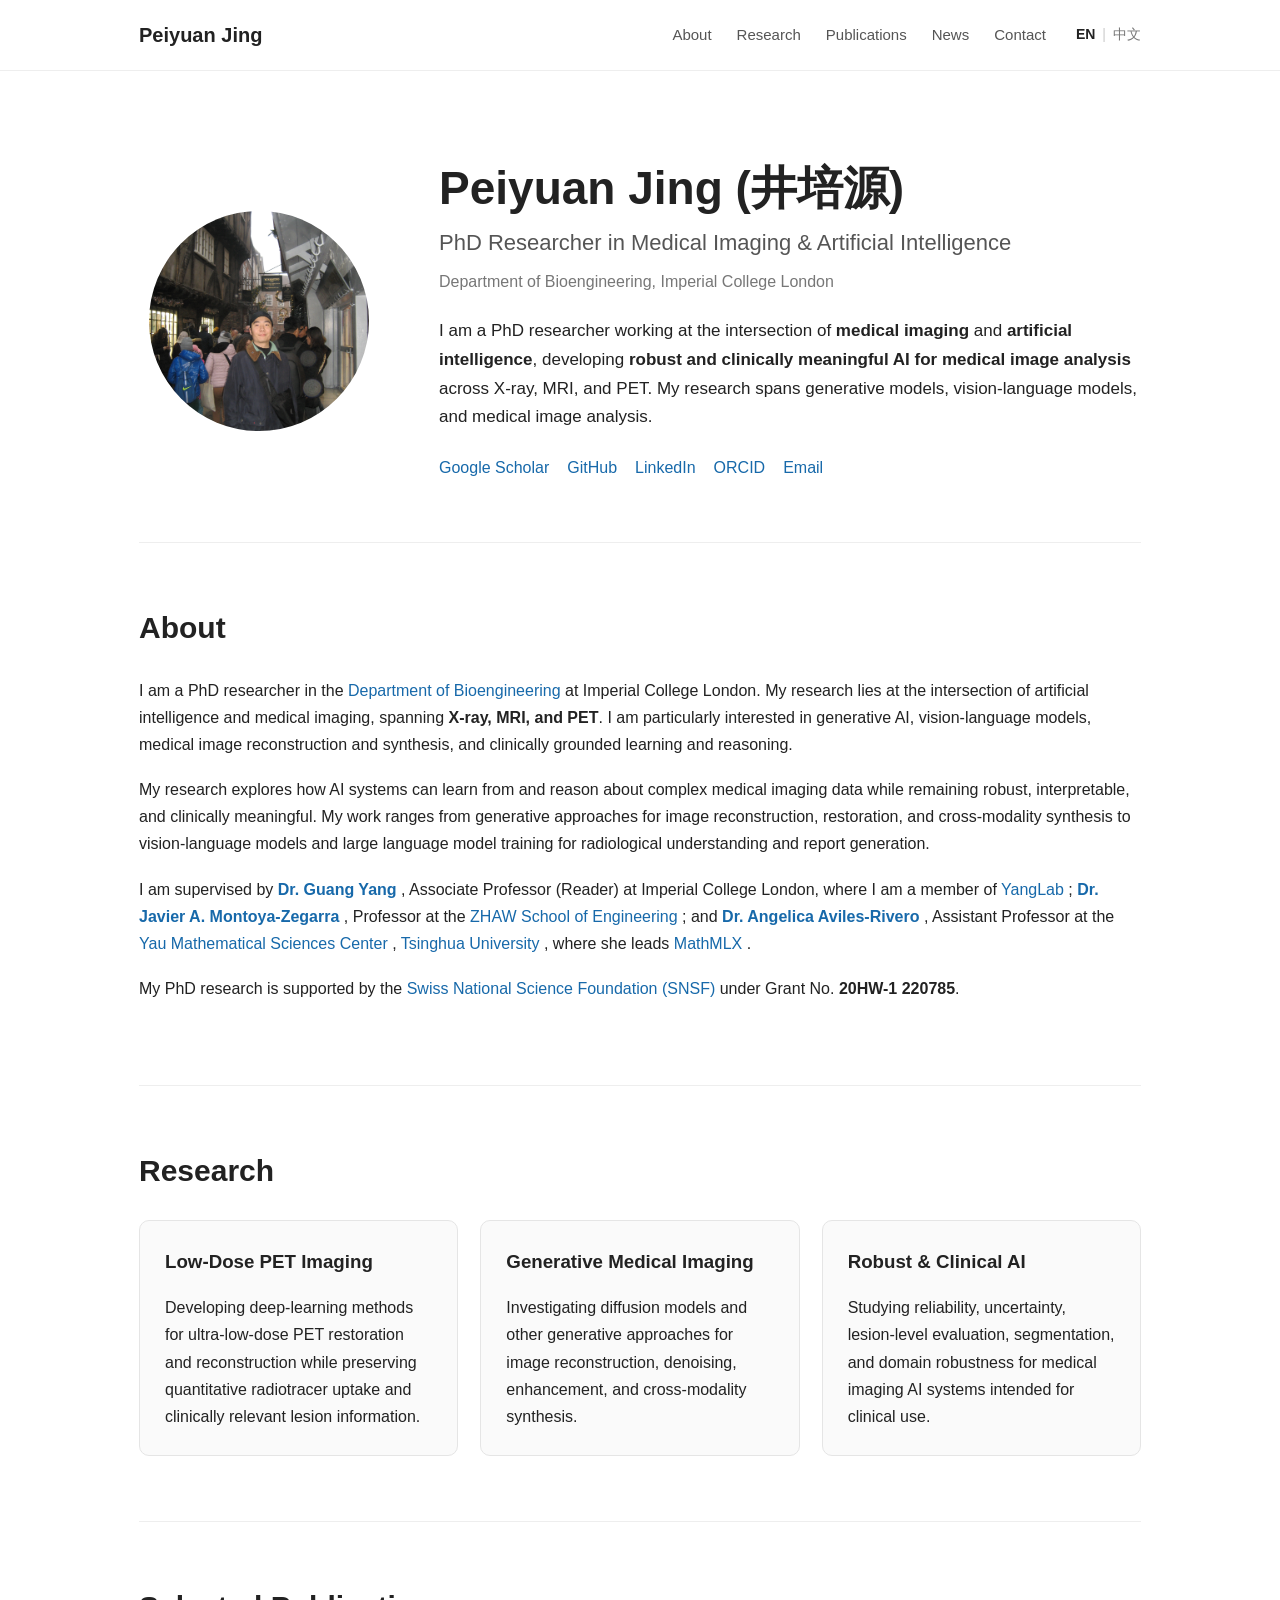
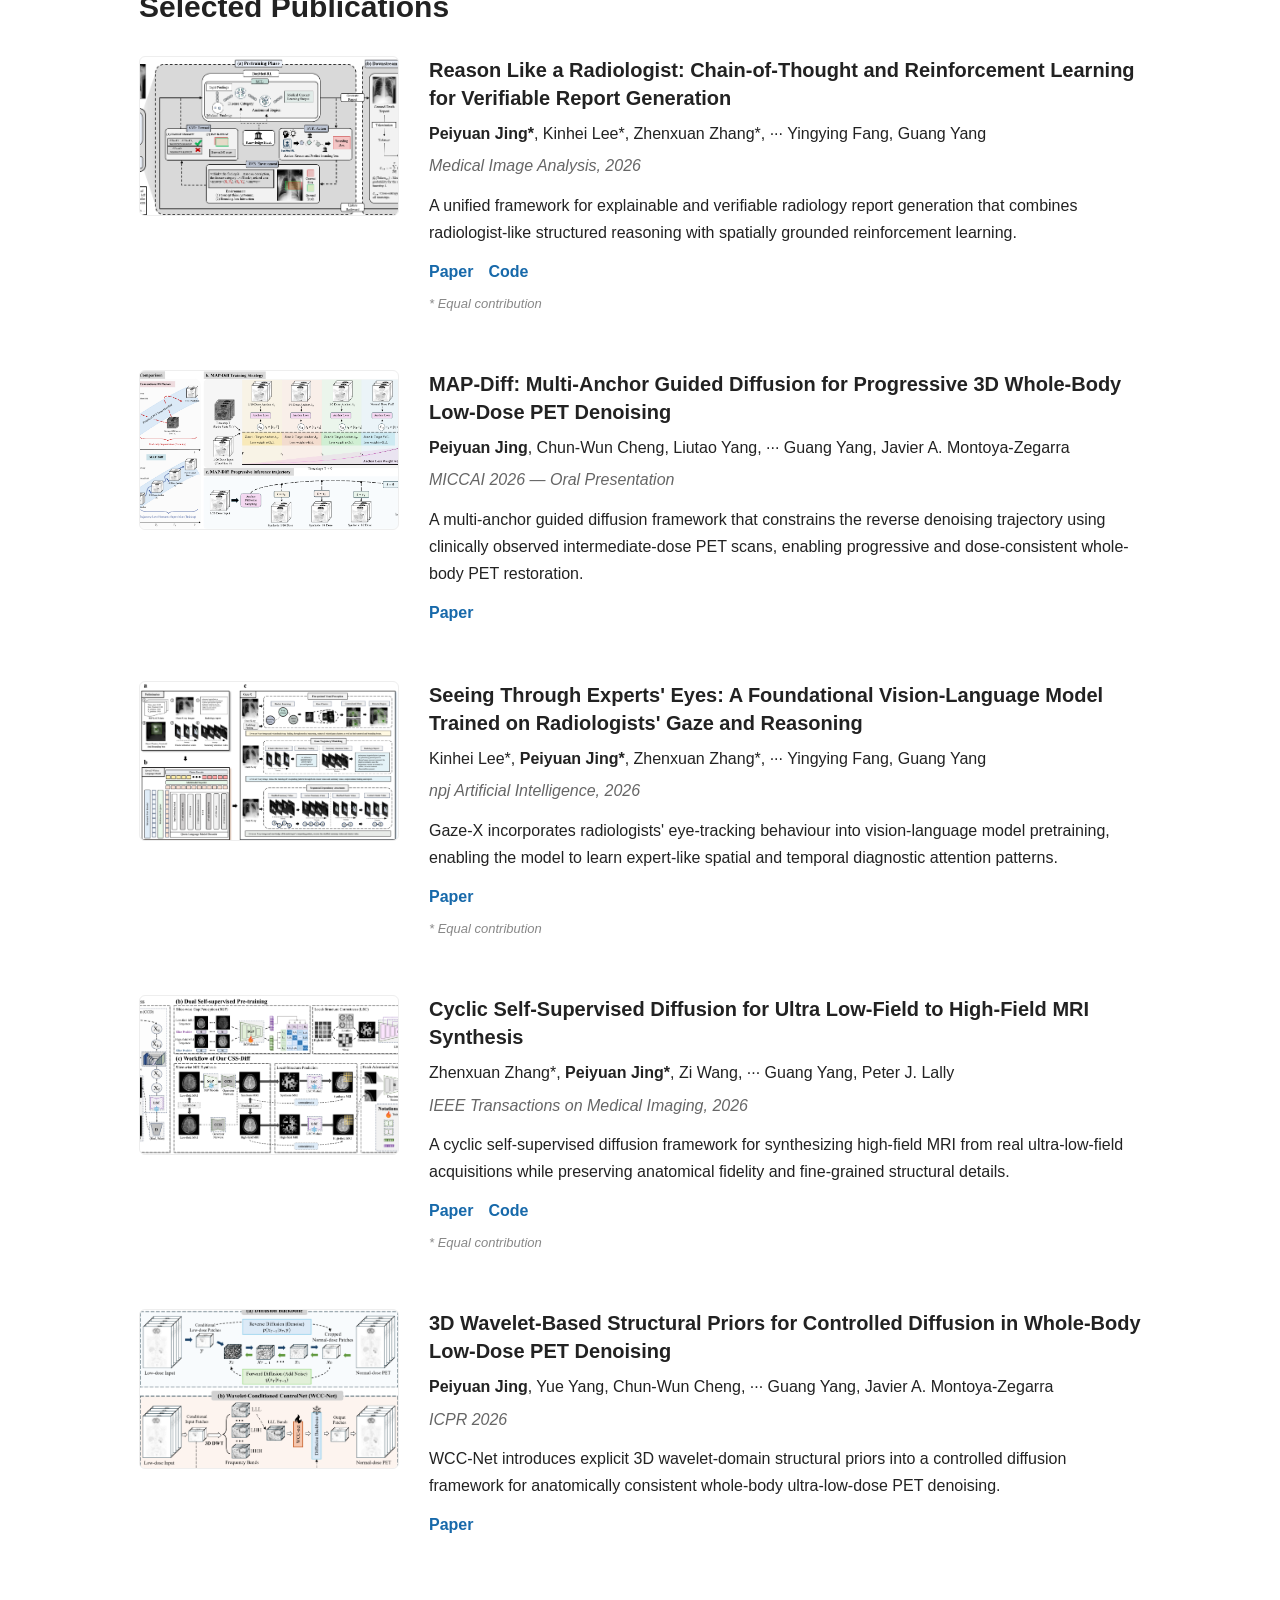
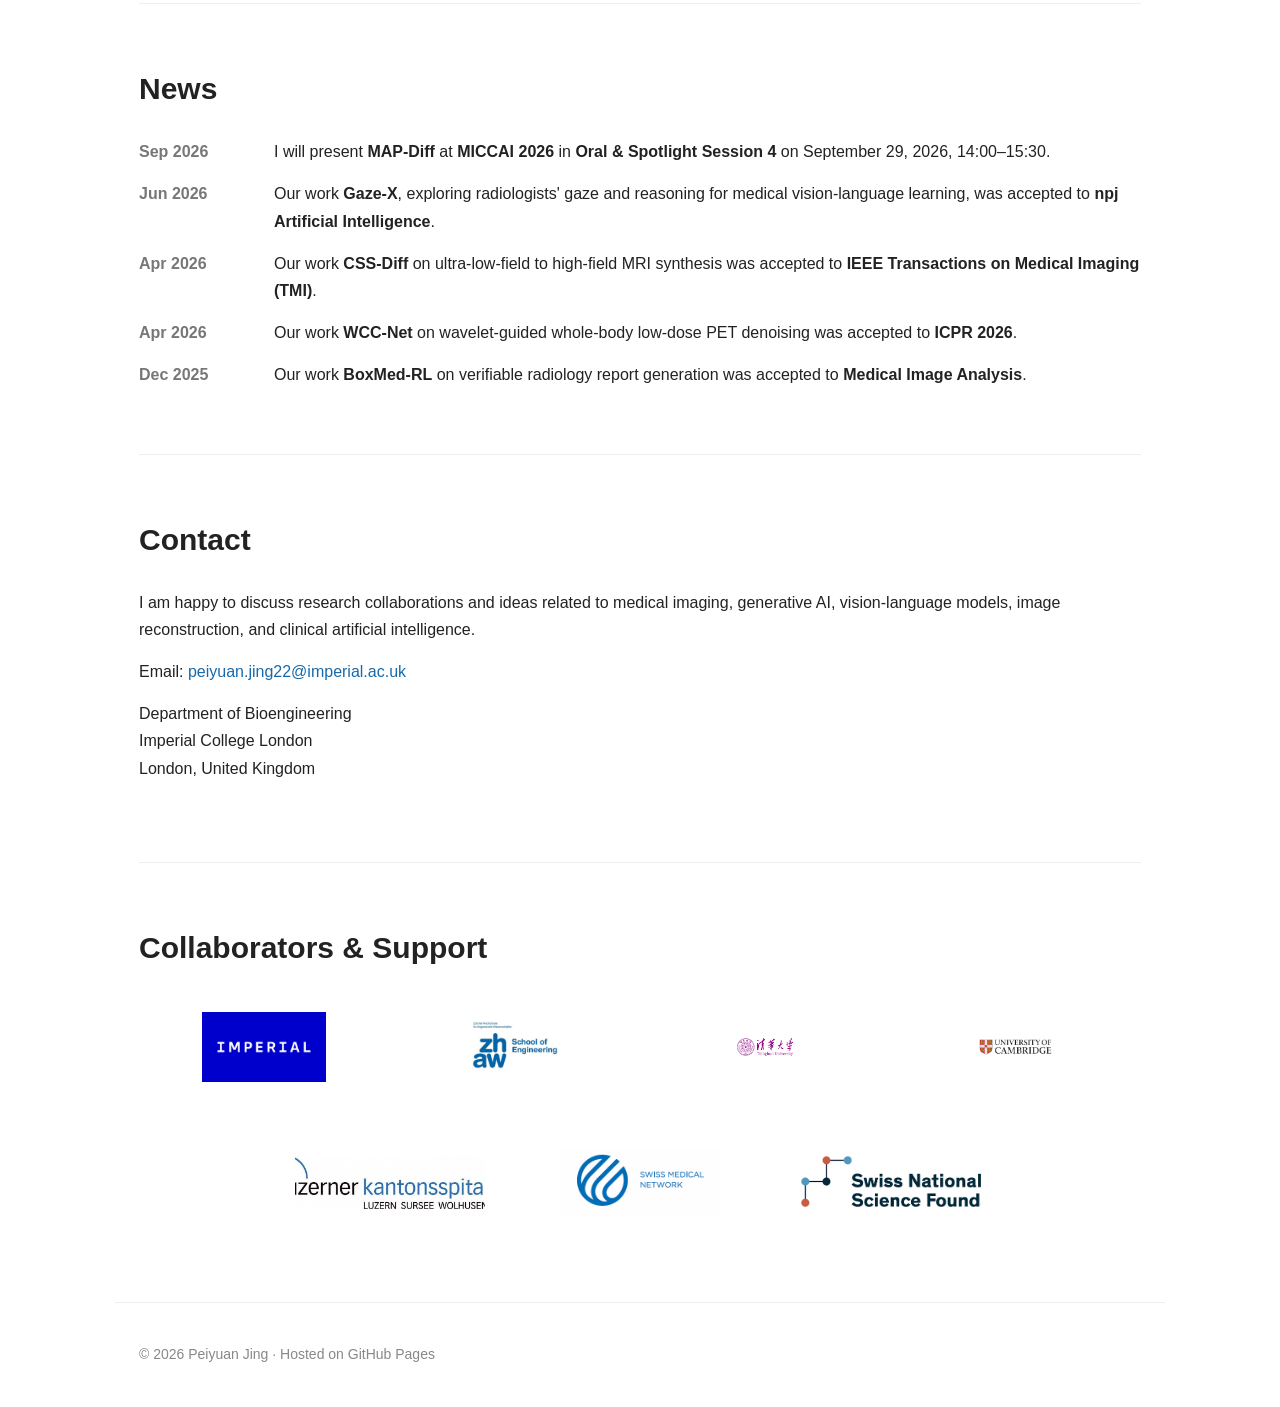
<file: index.html>
<!DOCTYPE html>
<html lang="en">

<head>

  <meta charset="UTF-8">

  <meta
    name="viewport"
    content="width=device-width, initial-scale=1.0"
  >

  <title>Peiyuan Jing | Medical Imaging & AI</title>

  <meta
    name="description"
    content="Peiyuan Jing is a PhD researcher at Imperial College London working at the intersection of artificial intelligence and medical imaging, including X-ray, MRI, and PET, with interests in generative AI, vision-language models, image reconstruction, synthesis, and clinical reasoning."
  >

  <meta
    name="keywords"
    content="Peiyuan Jing, medical imaging, artificial intelligence, generative AI, vision-language models, X-ray, MRI, PET, diffusion models, radiology, Imperial College London"
  >

  <meta
    name="author"
    content="Peiyuan Jing"
  >

  <link
    rel="stylesheet"
    href="style.css"
  >

</head>


<body>


  <!-- ================= NAVBAR ================= -->

<nav class="navbar">

  <div class="nav-container">

    <a class="nav-name" href="#home">
      Peiyuan Jing
    </a>

    <div class="nav-right">

      <div class="nav-links">
        <a href="#about">About</a>
        <a href="#research">Research</a>
        <a href="#publications">Publications</a>
        <a href="#news">News</a>
        <a href="#contact">Contact</a>
      </div>

      <div class="language-switch">
        <span class="language-current">EN</span>
        <span class="language-divider">|</span>
        <a href="zh.html">中文</a>
      </div>

    </div>

  </div>

</nav>



  <!-- ================= HERO ================= -->

  <header id="home" class="hero">

    <div class="hero-image">

      <img
        src="PJ.jpg"
        alt="Peiyuan Jing"
      >

    </div>


    <div class="hero-text">

      <h1>
        Peiyuan Jing (井培源)
      </h1>


      <h2>
        PhD Researcher in Medical Imaging &amp; Artificial Intelligence
      </h2>


      <p class="affiliation">
        Department of Bioengineering, Imperial College London
      </p>


      <p class="intro">

        I am a PhD researcher working at the intersection of
        <strong>medical imaging</strong> and
        <strong>artificial intelligence</strong>,
        developing
        <strong>robust and clinically meaningful AI for medical image analysis</strong>
        across X-ray, MRI, and PET.

        My research spans generative models, vision-language models,
        and medical image analysis.

      </p>


      <div class="social-links">

        <a
          href="https://scholar.google.com/citations?user=D_AGMFsAAAAJ&hl=en"
          target="_blank"
          rel="noopener noreferrer"
        >
          Google Scholar
        </a>


        <a
          href="https://github.com/peiyuanjing"
          target="_blank"
          rel="noopener noreferrer"
        >
          GitHub
        </a>


        <a
          href="https://www.linkedin.com/in/peiyuan-jing-976778263/"
          target="_blank"
          rel="noopener noreferrer"
        >
          LinkedIn
        </a>


        <a
          href="https://orcid.org/my-orcid?orcid=0009-0009-1685-5285"
          target="_blank"
          rel="noopener noreferrer"
        >
          ORCID
        </a>


        <a href="mailto:pj222@ic.ac.uk">
          Email
        </a>

      </div>

    </div>

  </header>



  <!-- ================= MAIN ================= -->

  <main>


    <!-- ================= ABOUT ================= -->

    <section id="about">

      <h2 class="section-title">
        About
      </h2>


      <p>

        I am a PhD researcher in the

        <a
          href="https://www.imperial.ac.uk/bioengineering/"
          target="_blank"
          rel="noopener noreferrer"
        >
          Department of Bioengineering
        </a>

        at Imperial College London.

        My research lies at the intersection of artificial intelligence
        and medical imaging, spanning
        <strong>X-ray, MRI, and PET</strong>.

        I am particularly interested in generative AI,
        vision-language models, medical image reconstruction and synthesis,
        and clinically grounded learning and reasoning.

      </p>


      <p>

        My research explores how AI systems can learn from and reason about
        complex medical imaging data while remaining robust, interpretable,
        and clinically meaningful.

        My work ranges from generative approaches for image reconstruction,
        restoration, and cross-modality synthesis to vision-language models
        and large language model training for radiological understanding
        and report generation.

      </p>


      <p>

        I am supervised by

        <strong>
          <a
            href="https://scholar.google.com/citations?user=ZfzEFpsAAAAJ&hl=en"
            target="_blank"
            rel="noopener noreferrer"
          >
            Dr. Guang Yang
          </a>
        </strong>,

        Associate Professor (Reader) at Imperial College London,
        where I am a member of

        <a
          href="https://www.yanglab.fyi/"
          target="_blank"
          rel="noopener noreferrer"
        >
          YangLab
        </a>;


        <strong>
          <a
            href="https://scholar.google.com/citations?user=5cpeK3MAAAAJ&hl=en"
            target="_blank"
            rel="noopener noreferrer"
          >
            Dr. Javier A. Montoya-Zegarra
          </a>
        </strong>,

        Professor at the

        <a
          href="https://www.zhaw.ch/en/engineering/institutes-centres/init/human-centered-computing"
          target="_blank"
          rel="noopener noreferrer"
        >
          ZHAW School of Engineering
        </a>;


        and

        <strong>
          <a
            href="https://angelicaiaviles.wordpress.com/"
            target="_blank"
            rel="noopener noreferrer"
          >
            Dr. Angelica Aviles-Rivero
          </a>
        </strong>,

        Assistant Professor at the

        <a
          href="https://ymsc.tsinghua.edu.cn/en/"
          target="_blank"
          rel="noopener noreferrer"
        >
          Yau Mathematical Sciences Center
        </a>,

        <a
          href="https://www.tsinghua.edu.cn/en/index/Focus.htm"
          target="_blank"
          rel="noopener noreferrer"
        >
          Tsinghua University
        </a>,

        where she leads

        <a
          href="https://math-ml-x.github.io/"
          target="_blank"
          rel="noopener noreferrer"
        >
          MathMLX
        </a>.

      </p>


      <p>

        My PhD research is supported by the

        <a
          href="https://www.snf.ch/en"
          target="_blank"
          rel="noopener noreferrer"
        >
          Swiss National Science Foundation (SNSF)
        </a>

        under Grant No.
        <strong>20HW-1 220785</strong>.

      </p>

    </section>



    <!-- ================= RESEARCH ================= -->

    <section id="research">

      <h2 class="section-title">
        Research
      </h2>


      <div class="research-grid">


        <div class="research-card">

          <h3>
            Low-Dose PET Imaging
          </h3>

          <p>
            Developing deep-learning methods for ultra-low-dose PET
            restoration and reconstruction while preserving quantitative
            radiotracer uptake and clinically relevant lesion information.
          </p>

        </div>


        <div class="research-card">

          <h3>
            Generative Medical Imaging
          </h3>

          <p>
            Investigating diffusion models and other generative approaches
            for image reconstruction, denoising, enhancement, and
            cross-modality synthesis.
          </p>

        </div>


        <div class="research-card">

          <h3>
            Robust &amp; Clinical AI
          </h3>

          <p>
            Studying reliability, uncertainty, lesion-level evaluation,
            segmentation, and domain robustness for medical imaging AI
            systems intended for clinical use.
          </p>

        </div>


      </div>

    </section>



    <!-- ================= SELECTED PUBLICATIONS ================= -->

    <section id="publications">

      <h2 class="section-title">
        Selected Publications
      </h2>



      <!-- BOXMED-RL -->

      <div class="publication">

        <div class="pub-image">

          <img
            src="figs/boxmedrl.png"
            alt="BoxMed-RL paper figure"
          >

        </div>


        <div class="pub-info">

          <h3>
            Reason Like a Radiologist:
            Chain-of-Thought and Reinforcement Learning
            for Verifiable Report Generation
          </h3>


          <p class="authors">

            <strong>Peiyuan Jing*</strong>,
            Kinhei Lee*,
            Zhenxuan Zhang*,
            ···
            Yingying Fang,
            Guang Yang

          </p>


          <p class="venue">
            Medical Image Analysis, 2026
          </p>


          <p class="pub-description">
            A unified framework for explainable and verifiable radiology
            report generation that combines radiologist-like structured
            reasoning with spatially grounded reinforcement learning.
          </p>


          <div class="pub-links">

            <a
              href="https://www.sciencedirect.com/science/article/pii/S1361841525004566"
              target="_blank"
              rel="noopener noreferrer"
            >
              Paper
            </a>


            <a
              href="https://github.com/ayanglab/BoxMed-RL"
              target="_blank"
              rel="noopener noreferrer"
            >
              Code
            </a>

          </div>


          <p class="author-note">
            * Equal contribution
          </p>

        </div>

      </div>



      <!-- MAP-DIFF -->

      <div class="publication">

        <div class="pub-image">

          <img
            src="figs/mapdiff.png"
            alt="MAP-Diff paper figure"
          >

        </div>


        <div class="pub-info">

          <h3>
            MAP-Diff:
            Multi-Anchor Guided Diffusion for Progressive
            3D Whole-Body Low-Dose PET Denoising
          </h3>


          <p class="authors">

            <strong>Peiyuan Jing</strong>,
            Chun-Wun Cheng,
            Liutao Yang,
            ···
            Guang Yang,
            Javier A. Montoya-Zegarra

          </p>


          <p class="venue">
            MICCAI 2026 — Oral Presentation
          </p>


          <p class="pub-description">
            A multi-anchor guided diffusion framework that constrains the
            reverse denoising trajectory using clinically observed
            intermediate-dose PET scans, enabling progressive and
            dose-consistent whole-body PET restoration.
          </p>


          <div class="pub-links">

            <a
              href="https://arxiv.org/abs/2603.02012"
              target="_blank"
              rel="noopener noreferrer"
            >
              Paper
            </a>

          </div>

        </div>

      </div>



      <!-- GAZE-X -->

      <div class="publication">

        <div class="pub-image">

          <img
            src="figs/gazeX.png"
            alt="Gaze-X paper figure"
          >

        </div>


        <div class="pub-info">

          <h3>
            Seeing Through Experts' Eyes:
            A Foundational Vision-Language Model Trained on
            Radiologists' Gaze and Reasoning
          </h3>


          <p class="authors">

            Kinhei Lee*,
            <strong>Peiyuan Jing*</strong>,
            Zhenxuan Zhang*,
            ···
            Yingying Fang,
            Guang Yang

          </p>


          <p class="venue">
            npj Artificial Intelligence, 2026
          </p>


          <p class="pub-description">
            Gaze-X incorporates radiologists' eye-tracking behaviour into
            vision-language model pretraining, enabling the model to learn
            expert-like spatial and temporal diagnostic attention patterns.
          </p>


          <div class="pub-links">

            <a
              href="https://www.nature.com/articles/s44387-026-00136-9"
              target="_blank"
              rel="noopener noreferrer"
            >
              Paper
            </a>

          </div>


          <p class="author-note">
            * Equal contribution
          </p>

        </div>

      </div>



      <!-- CSS-DIFF -->

      <div class="publication">

        <div class="pub-image">

          <img
            src="figs/cyclic.png"
            alt="CSS-Diff paper figure"
          >

        </div>


        <div class="pub-info">

          <h3>
            Cyclic Self-Supervised Diffusion for
            Ultra Low-Field to High-Field MRI Synthesis
          </h3>


          <p class="authors">

            Zhenxuan Zhang*,
            <strong>Peiyuan Jing*</strong>,
            Zi Wang,
            ···
            Guang Yang,
            Peter J. Lally

          </p>


          <p class="venue">
            IEEE Transactions on Medical Imaging, 2026
          </p>


          <p class="pub-description">
            A cyclic self-supervised diffusion framework for synthesizing
            high-field MRI from real ultra-low-field acquisitions while
            preserving anatomical fidelity and fine-grained structural details.
          </p>


          <div class="pub-links">

            <a
              href="https://ieeexplore.ieee.org/abstract/document/11488350"
              target="_blank"
              rel="noopener noreferrer"
            >
              Paper
            </a>


            <a
              href="https://github.com/ayanglab/CSS-Diff"
              target="_blank"
              rel="noopener noreferrer"
            >
              Code
            </a>

          </div>


          <p class="author-note">
            * Equal contribution
          </p>

        </div>

      </div>



      <!-- WCC-NET -->

      <div class="publication">

        <div class="pub-image">

          <img
            src="figs/WCC.png"
            alt="WCC-Net paper figure"
          >

        </div>


        <div class="pub-info">

          <h3>
            3D Wavelet-Based Structural Priors for
            Controlled Diffusion in Whole-Body Low-Dose PET Denoising
          </h3>


          <p class="authors">

            <strong>Peiyuan Jing</strong>,
            Yue Yang,
            Chun-Wun Cheng,
            ···
            Guang Yang,
            Javier A. Montoya-Zegarra

          </p>


          <p class="venue">
            ICPR 2026
          </p>


          <p class="pub-description">
            WCC-Net introduces explicit 3D wavelet-domain structural priors
            into a controlled diffusion framework for anatomically consistent
            whole-body ultra-low-dose PET denoising.
          </p>


          <div class="pub-links">

            <a
              href="https://link.springer.com/chapter/10.1007/978-3-032-31441-3_6"
              target="_blank"
              rel="noopener noreferrer"
            >
              Paper
            </a>

          </div>

        </div>

      </div>


    </section>



    <!-- ================= NEWS ================= -->

    <section id="news">

      <h2 class="section-title">
        News
      </h2>


      <div class="news-list">


        <div class="news-item">

          <span class="news-date">
            Sep 2026
          </span>

          <span>
            I will present
            <strong>MAP-Diff</strong> at
            <strong>MICCAI 2026</strong> in
            <strong>Oral &amp; Spotlight Session 4</strong>
            on September 29, 2026, 14:00–15:30.
          </span>

        </div>


        <div class="news-item">

          <span class="news-date">
            Jun 2026
          </span>

          <span>
            Our work <strong>Gaze-X</strong>, exploring radiologists'
            gaze and reasoning for medical vision-language learning,
            was accepted to
            <strong>npj Artificial Intelligence</strong>.
          </span>

        </div>


        <div class="news-item">

          <span class="news-date">
            Apr 2026
          </span>

          <span>
            Our work <strong>CSS-Diff</strong> on ultra-low-field to
            high-field MRI synthesis was accepted to
            <strong>IEEE Transactions on Medical Imaging (TMI)</strong>.
          </span>

        </div>


        <div class="news-item">

          <span class="news-date">
            Apr 2026
          </span>

          <span>
            Our work <strong>WCC-Net</strong> on wavelet-guided
            whole-body low-dose PET denoising was accepted to
            <strong>ICPR 2026</strong>.
          </span>

        </div>


        <div class="news-item">

          <span class="news-date">
            Dec 2025
          </span>

          <span>
            Our work <strong>BoxMed-RL</strong> on verifiable radiology
            report generation was accepted to
            <strong>Medical Image Analysis</strong>.
          </span>

        </div>


      </div>

    </section>



    <!-- ================= CONTACT ================= -->

    <section id="contact">

      <h2 class="section-title">
        Contact
      </h2>


      <p>
        I am happy to discuss research collaborations and ideas
        related to medical imaging, generative AI, vision-language models,
        image reconstruction, and clinical artificial intelligence.
      </p>


      <p>

        Email:

        <a href="mailto:pj222@ic.ac.uk">
          peiyuan.jing22@imperial.ac.uk
        </a>

      </p>


      <p>
        Department of Bioengineering<br>
        Imperial College London<br>
        London, United Kingdom
      </p>

    </section>



    <!-- ================= COLLABORATORS ================= -->

    <section id="collaborators">

      <h2 class="section-title">
        Collaborators &amp; Support
      </h2>


      <div class="collaborator-grid">


        <!-- Academic institutions: first row -->

        <div class="collaborator-logo imperial-logo">
          <img
            src="figs/logos/imperial.jpg"
            alt="Imperial College London"
            title="Imperial College London"
          >
        </div>


        <div class="collaborator-logo zhaw-logo">
          <img
            src="figs/logos/zhaw.jpeg"
            alt="ZHAW"
            title="ZHAW"
          >
        </div>


        <div class="collaborator-logo tsinghua-logo">
          <img
            src="figs/logos/tsinghua.png"
            alt="Tsinghua University"
            title="Tsinghua University"
          >
        </div>


        <div class="collaborator-logo cambridge-logo">
          <img
            src="figs/logos/cambridge.png"
            alt="University of Cambridge"
            title="University of Cambridge"
          >
        </div>


        <!-- Clinical collaborators & support: second row -->

        <div class="collaborator-logo luzern-logo">
          <img
            src="figs/logos/luzern.jpeg"
            alt="Luzerner Kantonsspital"
            title="Luzerner Kantonsspital"
          >
        </div>


        <div class="collaborator-logo swissmedical-logo">
          <img
            src="figs/logos/swissmedical.png"
            alt="Swiss Medical Network"
            title="Swiss Medical Network"
          >
        </div>


        <div class="collaborator-logo snsf-logo">
          <img
            src="figs/logos/snsf.png"
            alt="Swiss National Science Foundation"
            title="Swiss National Science Foundation"
          >
        </div>


      </div>

    </section>


  </main>



  <!-- ================= FOOTER ================= -->

  <footer>

    <p>
      © 2026 Peiyuan Jing · Hosted on GitHub Pages
    </p>

  </footer>


</body>

</html>
</file>
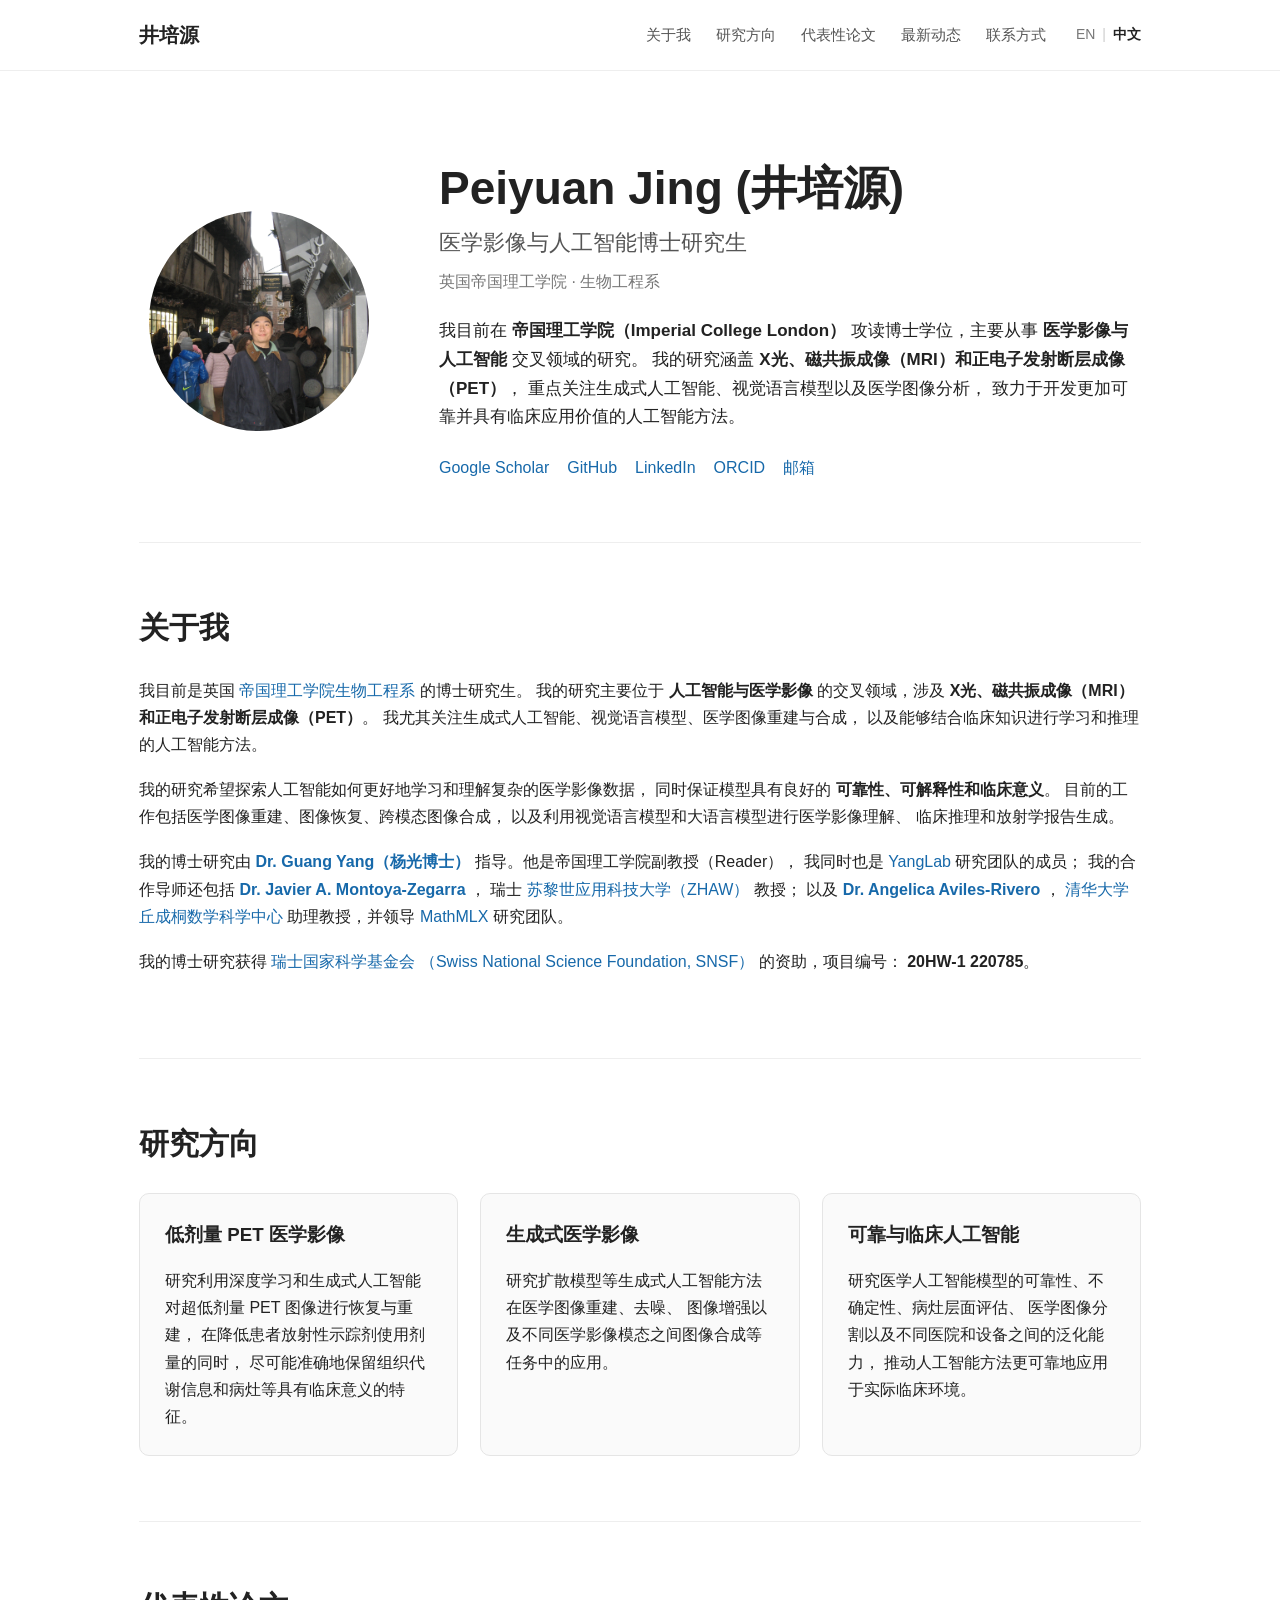
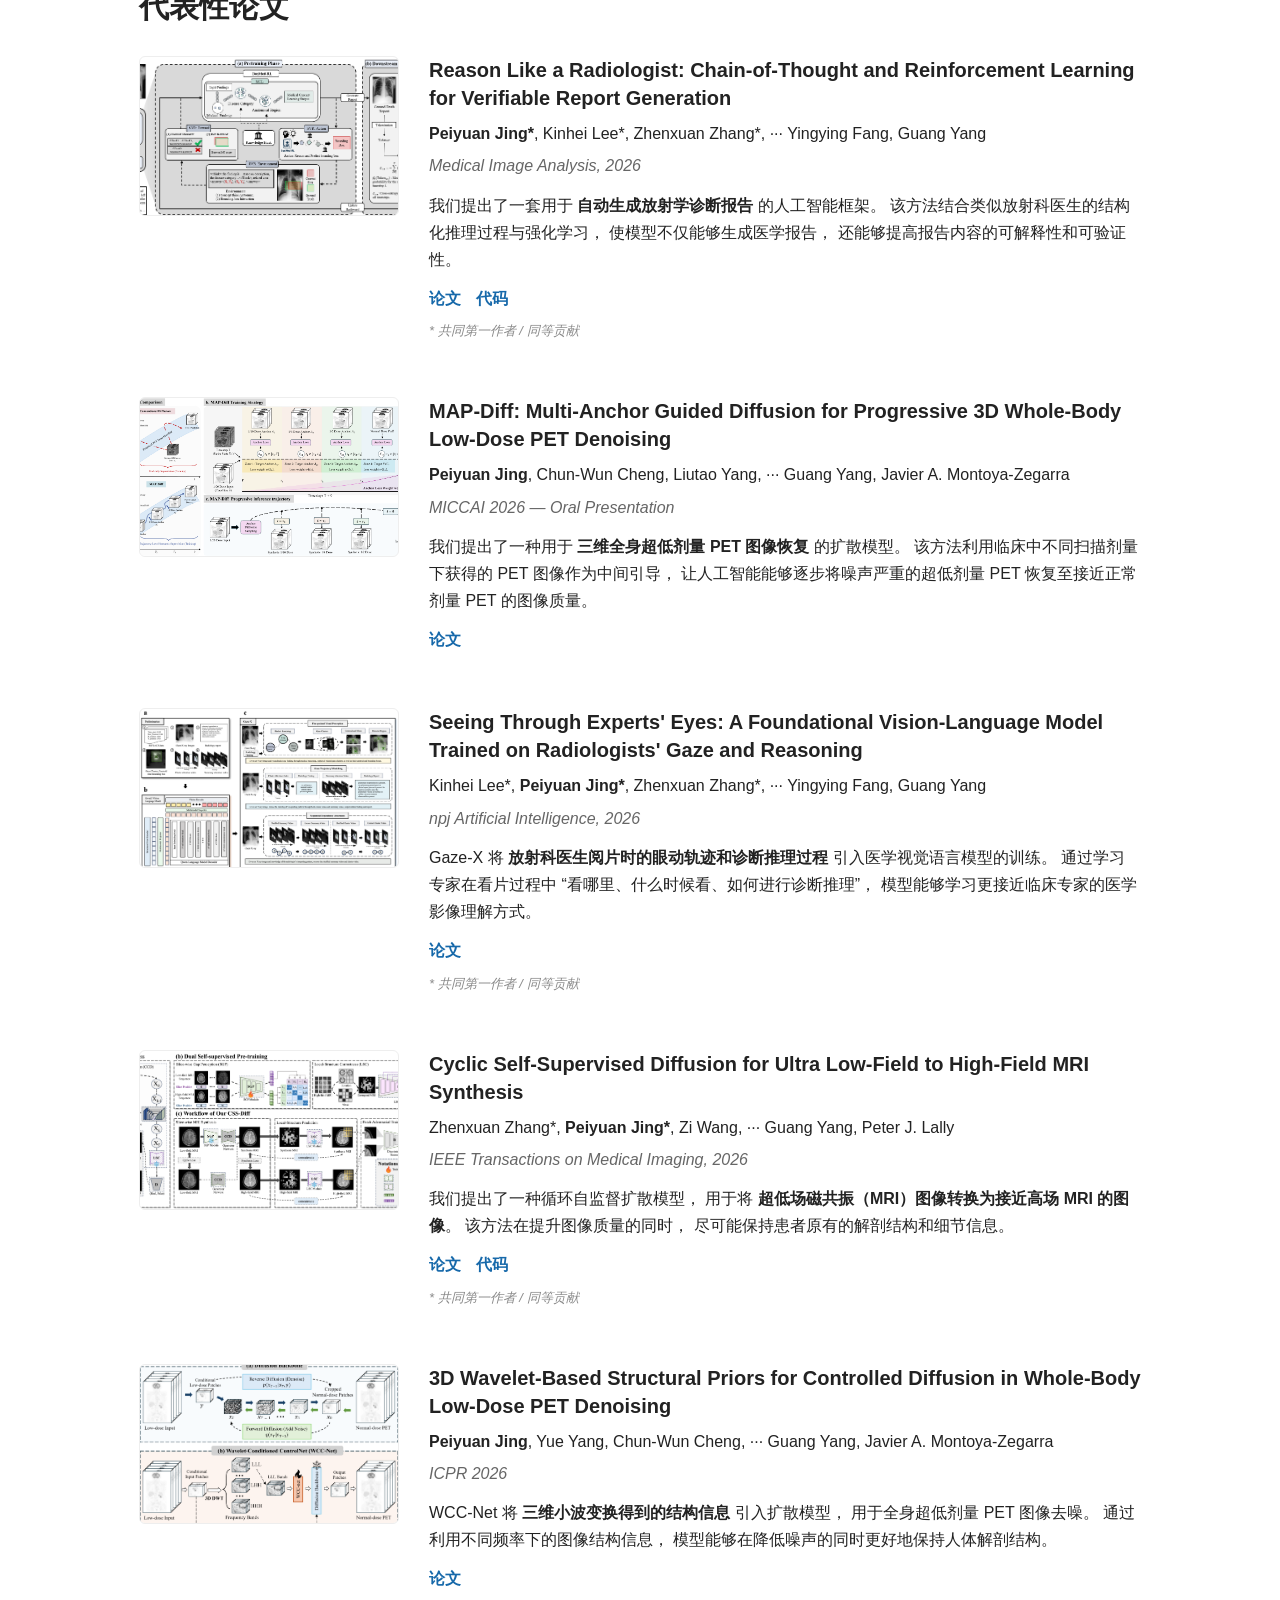
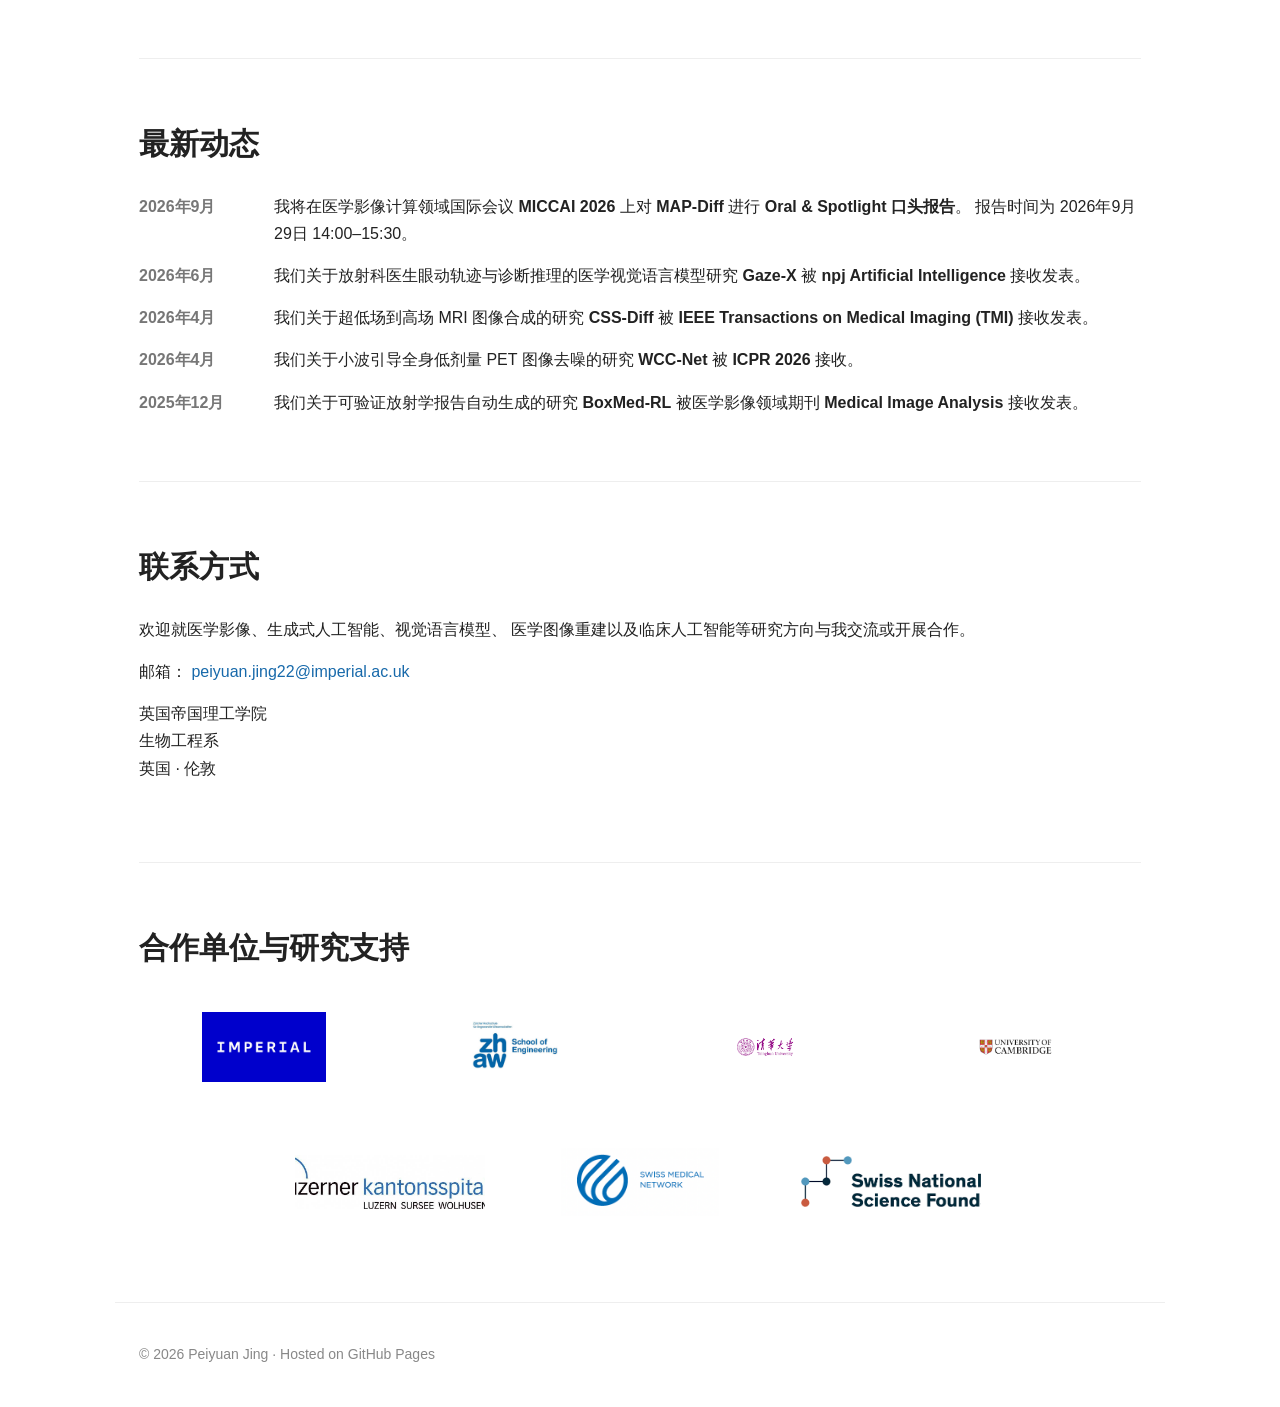
<file: zh.html>
<!DOCTYPE html>
<html lang="zh-CN">

<head>

  <meta charset="UTF-8">

  <meta
    name="viewport"
    content="width=device-width, initial-scale=1.0"
  >

  <title>井培源 | 医学影像与人工智能</title>

  <meta
    name="description"
    content="井培源，帝国理工学院生物工程系博士研究生，研究方向为人工智能与医学影像，包括X光、MRI、PET、生成式人工智能、视觉语言模型、医学图像重建与临床人工智能。"
  >

  <meta
    name="keywords"
    content="井培源, Peiyuan Jing, 医学影像, 人工智能, 生成式人工智能, 视觉语言模型, X光, MRI, PET, 扩散模型, 帝国理工学院"
  >

  <meta
    name="author"
    content="Peiyuan Jing"
  >

  <link
    rel="stylesheet"
    href="style.css"
  >

</head>


<body>


  <!-- ================= NAVBAR ================= -->

  <nav class="navbar">

    <div class="nav-container">

      <a class="nav-name" href="#home">
        井培源
      </a>


      <div class="nav-right">

        <div class="nav-links">

          <a href="#about">关于我</a>

          <a href="#research">研究方向</a>

          <a href="#publications">代表性论文</a>

          <a href="#news">最新动态</a>

          <a href="#contact">联系方式</a>

        </div>


        <div class="language-switch">

          <a href="index.html">
            EN
          </a>

          <span class="language-divider">
            |
          </span>

          <span class="language-current">
            中文
          </span>

        </div>

      </div>

    </div>

  </nav>



  <!-- ================= HERO ================= -->

  <header id="home" class="hero">

    <div class="hero-image">

      <img
        src="PJ.jpg"
        alt="井培源"
      >

    </div>


    <div class="hero-text">

      <h1>
        Peiyuan Jing (井培源)
      </h1>


      <h2>
        医学影像与人工智能博士研究生
      </h2>


      <p class="affiliation">
        英国帝国理工学院 · 生物工程系
      </p>


      <p class="intro">

        我目前在
        <strong>帝国理工学院（Imperial College London）</strong>
        攻读博士学位，主要从事
        <strong>医学影像与人工智能</strong>
        交叉领域的研究。

        我的研究涵盖
        <strong>X光、磁共振成像（MRI）和正电子发射断层成像（PET）</strong>，
        重点关注生成式人工智能、视觉语言模型以及医学图像分析，
        致力于开发更加可靠并具有临床应用价值的人工智能方法。

      </p>


      <div class="social-links">

        <a
          href="https://scholar.google.com/citations?user=D_AGMFsAAAAJ&hl=en"
          target="_blank"
          rel="noopener noreferrer"
        >
          Google Scholar
        </a>


        <a
          href="https://github.com/peiyuanjing"
          target="_blank"
          rel="noopener noreferrer"
        >
          GitHub
        </a>


        <a
          href="https://www.linkedin.com/in/peiyuan-jing-976778263/"
          target="_blank"
          rel="noopener noreferrer"
        >
          LinkedIn
        </a>


        <a
          href="https://orcid.org/my-orcid?orcid=0009-0009-1685-5285"
          target="_blank"
          rel="noopener noreferrer"
        >
          ORCID
        </a>


        <a href="mailto:pj222@ic.ac.uk">
          邮箱
        </a>

      </div>

    </div>

  </header>



  <!-- ================= MAIN ================= -->

  <main>


    <!-- ================= ABOUT ================= -->

    <section id="about">

      <h2 class="section-title">
        关于我
      </h2>


      <p>

        我目前是英国

        <a
          href="https://www.imperial.ac.uk/bioengineering/"
          target="_blank"
          rel="noopener noreferrer"
        >
          帝国理工学院生物工程系
        </a>

        的博士研究生。

        我的研究主要位于
        <strong>人工智能与医学影像</strong>
        的交叉领域，涉及
        <strong>X光、磁共振成像（MRI）和正电子发射断层成像（PET）</strong>。

        我尤其关注生成式人工智能、视觉语言模型、医学图像重建与合成，
        以及能够结合临床知识进行学习和推理的人工智能方法。

      </p>


      <p>

        我的研究希望探索人工智能如何更好地学习和理解复杂的医学影像数据，
        同时保证模型具有良好的
        <strong>可靠性、可解释性和临床意义</strong>。

        目前的工作包括医学图像重建、图像恢复、跨模态图像合成，
        以及利用视觉语言模型和大语言模型进行医学影像理解、
        临床推理和放射学报告生成。

      </p>


      <p>

        我的博士研究由

        <strong>
          <a
            href="https://scholar.google.com/citations?user=ZfzEFpsAAAAJ&hl=en"
            target="_blank"
            rel="noopener noreferrer"
          >
            Dr. Guang Yang（杨光博士）
          </a>
        </strong>

        指导。他是帝国理工学院副教授（Reader），
        我同时也是

        <a
          href="https://www.yanglab.fyi/"
          target="_blank"
          rel="noopener noreferrer"
        >
          YangLab
        </a>

        研究团队的成员；


        我的合作导师还包括

        <strong>
          <a
            href="https://scholar.google.com/citations?user=5cpeK3MAAAAJ&hl=en"
            target="_blank"
            rel="noopener noreferrer"
          >
            Dr. Javier A. Montoya-Zegarra
          </a>
        </strong>，

        瑞士

        <a
          href="https://www.zhaw.ch/en/engineering/institutes-centres/init/human-centered-computing"
          target="_blank"
          rel="noopener noreferrer"
        >
          苏黎世应用科技大学（ZHAW）
        </a>

        教授；


        以及

        <strong>
          <a
            href="https://angelicaiaviles.wordpress.com/"
            target="_blank"
            rel="noopener noreferrer"
          >
            Dr. Angelica Aviles-Rivero
          </a>
        </strong>，

        <a
          href="https://www.tsinghua.edu.cn/en/index/Focus.htm"
          target="_blank"
          rel="noopener noreferrer"
        >
          清华大学
        </a>

        <a
          href="https://ymsc.tsinghua.edu.cn/en/"
          target="_blank"
          rel="noopener noreferrer"
        >
          丘成桐数学科学中心
        </a>

        助理教授，并领导

        <a
          href="https://math-ml-x.github.io/"
          target="_blank"
          rel="noopener noreferrer"
        >
          MathMLX
        </a>

        研究团队。

      </p>


      <p>

        我的博士研究获得

        <a
          href="https://www.snf.ch/en"
          target="_blank"
          rel="noopener noreferrer"
        >
          瑞士国家科学基金会
          （Swiss National Science Foundation, SNSF）
        </a>

        的资助，项目编号：
        <strong>20HW-1 220785</strong>。

      </p>

    </section>



    <!-- ================= RESEARCH ================= -->

    <section id="research">

      <h2 class="section-title">
        研究方向
      </h2>


      <div class="research-grid">


        <div class="research-card">

          <h3>
            低剂量 PET 医学影像
          </h3>

          <p>
            研究利用深度学习和生成式人工智能对超低剂量 PET 图像进行恢复与重建，
            在降低患者放射性示踪剂使用剂量的同时，
            尽可能准确地保留组织代谢信息和病灶等具有临床意义的特征。
          </p>

        </div>


        <div class="research-card">

          <h3>
            生成式医学影像
          </h3>

          <p>
            研究扩散模型等生成式人工智能方法在医学图像重建、去噪、
            图像增强以及不同医学影像模态之间图像合成等任务中的应用。
          </p>

        </div>


        <div class="research-card">

          <h3>
            可靠与临床人工智能
          </h3>

          <p>
            研究医学人工智能模型的可靠性、不确定性、病灶层面评估、
            医学图像分割以及不同医院和设备之间的泛化能力，
            推动人工智能方法更可靠地应用于实际临床环境。
          </p>

        </div>


      </div>

    </section>



    <!-- ================= PUBLICATIONS ================= -->

    <section id="publications">

      <h2 class="section-title">
        代表性论文
      </h2>



      <!-- BOXMED-RL -->

      <div class="publication">

        <div class="pub-image">

          <img
            src="figs/boxmedrl.png"
            alt="BoxMed-RL paper figure"
          >

        </div>


        <div class="pub-info">

          <h3>
            Reason Like a Radiologist:
            Chain-of-Thought and Reinforcement Learning
            for Verifiable Report Generation
          </h3>


          <p class="authors">

            <strong>Peiyuan Jing*</strong>,
            Kinhei Lee*,
            Zhenxuan Zhang*,
            ···
            Yingying Fang,
            Guang Yang

          </p>


          <p class="venue">
            Medical Image Analysis, 2026
          </p>


          <p class="pub-description">

            我们提出了一套用于
            <strong>自动生成放射学诊断报告</strong>
            的人工智能框架。

            该方法结合类似放射科医生的结构化推理过程与强化学习，
            使模型不仅能够生成医学报告，
            还能够提高报告内容的可解释性和可验证性。

          </p>


          <div class="pub-links">

            <a
              href="https://www.sciencedirect.com/science/article/pii/S1361841525004566"
              target="_blank"
              rel="noopener noreferrer"
            >
              论文
            </a>


            <a
              href="https://github.com/ayanglab/BoxMed-RL"
              target="_blank"
              rel="noopener noreferrer"
            >
              代码
            </a>

          </div>


          <p class="author-note">
            * 共同第一作者 / 同等贡献
          </p>

        </div>

      </div>



      <!-- MAP-DIFF -->

      <div class="publication">

        <div class="pub-image">

          <img
            src="figs/mapdiff.png"
            alt="MAP-Diff paper figure"
          >

        </div>


        <div class="pub-info">

          <h3>
            MAP-Diff:
            Multi-Anchor Guided Diffusion for Progressive
            3D Whole-Body Low-Dose PET Denoising
          </h3>


          <p class="authors">

            <strong>Peiyuan Jing</strong>,
            Chun-Wun Cheng,
            Liutao Yang,
            ···
            Guang Yang,
            Javier A. Montoya-Zegarra

          </p>


          <p class="venue">
            MICCAI 2026 — Oral Presentation
          </p>


          <p class="pub-description">

            我们提出了一种用于
            <strong>三维全身超低剂量 PET 图像恢复</strong>
            的扩散模型。

            该方法利用临床中不同扫描剂量下获得的 PET 图像作为中间引导，
            让人工智能能够逐步将噪声严重的超低剂量 PET
            恢复至接近正常剂量 PET 的图像质量。

          </p>


          <div class="pub-links">

            <a
              href="https://arxiv.org/abs/2603.02012"
              target="_blank"
              rel="noopener noreferrer"
            >
              论文
            </a>

          </div>

        </div>

      </div>



      <!-- GAZE-X -->

      <div class="publication">

        <div class="pub-image">

          <img
            src="figs/gazeX.png"
            alt="Gaze-X paper figure"
          >

        </div>


        <div class="pub-info">

          <h3>
            Seeing Through Experts' Eyes:
            A Foundational Vision-Language Model Trained on
            Radiologists' Gaze and Reasoning
          </h3>


          <p class="authors">

            Kinhei Lee*,
            <strong>Peiyuan Jing*</strong>,
            Zhenxuan Zhang*,
            ···
            Yingying Fang,
            Guang Yang

          </p>


          <p class="venue">
            npj Artificial Intelligence, 2026
          </p>


          <p class="pub-description">

            Gaze-X 将
            <strong>放射科医生阅片时的眼动轨迹和诊断推理过程</strong>
            引入医学视觉语言模型的训练。

            通过学习专家在看片过程中
            “看哪里、什么时候看、如何进行诊断推理”，
            模型能够学习更接近临床专家的医学影像理解方式。

          </p>


          <div class="pub-links">

            <a
              href="https://www.nature.com/articles/s44387-026-00136-9"
              target="_blank"
              rel="noopener noreferrer"
            >
              论文
            </a>

          </div>


          <p class="author-note">
            * 共同第一作者 / 同等贡献
          </p>

        </div>

      </div>



      <!-- CSS-DIFF -->

      <div class="publication">

        <div class="pub-image">

          <img
            src="figs/cyclic.png"
            alt="CSS-Diff paper figure"
          >

        </div>


        <div class="pub-info">

          <h3>
            Cyclic Self-Supervised Diffusion for
            Ultra Low-Field to High-Field MRI Synthesis
          </h3>


          <p class="authors">

            Zhenxuan Zhang*,
            <strong>Peiyuan Jing*</strong>,
            Zi Wang,
            ···
            Guang Yang,
            Peter J. Lally

          </p>


          <p class="venue">
            IEEE Transactions on Medical Imaging, 2026
          </p>


          <p class="pub-description">

            我们提出了一种循环自监督扩散模型，
            用于将
            <strong>超低场磁共振（MRI）图像转换为接近高场 MRI 的图像</strong>。

            该方法在提升图像质量的同时，
            尽可能保持患者原有的解剖结构和细节信息。

          </p>


          <div class="pub-links">

            <a
              href="https://ieeexplore.ieee.org/abstract/document/11488350"
              target="_blank"
              rel="noopener noreferrer"
            >
              论文
            </a>


            <a
              href="https://github.com/ayanglab/CSS-Diff"
              target="_blank"
              rel="noopener noreferrer"
            >
              代码
            </a>

          </div>


          <p class="author-note">
            * 共同第一作者 / 同等贡献
          </p>

        </div>

      </div>



      <!-- WCC-NET -->

      <div class="publication">

        <div class="pub-image">

          <img
            src="figs/WCC.png"
            alt="WCC-Net paper figure"
          >

        </div>


        <div class="pub-info">

          <h3>
            3D Wavelet-Based Structural Priors for
            Controlled Diffusion in Whole-Body Low-Dose PET Denoising
          </h3>


          <p class="authors">

            <strong>Peiyuan Jing</strong>,
            Yue Yang,
            Chun-Wun Cheng,
            ···
            Guang Yang,
            Javier A. Montoya-Zegarra

          </p>


          <p class="venue">
            ICPR 2026
          </p>


          <p class="pub-description">

            WCC-Net 将
            <strong>三维小波变换得到的结构信息</strong>
            引入扩散模型，
            用于全身超低剂量 PET 图像去噪。

            通过利用不同频率下的图像结构信息，
            模型能够在降低噪声的同时更好地保持人体解剖结构。

          </p>


          <div class="pub-links">

            <a
              href="https://link.springer.com/chapter/10.1007/978-3-032-31441-3_6"
              target="_blank"
              rel="noopener noreferrer"
            >
              论文
            </a>

          </div>

        </div>

      </div>


    </section>



    <!-- ================= NEWS ================= -->

    <section id="news">

      <h2 class="section-title">
        最新动态
      </h2>


      <div class="news-list">


        <div class="news-item">

          <span class="news-date">
            2026年9月
          </span>

          <span>

            我将在医学影像计算领域国际会议
            <strong>MICCAI 2026</strong>
            上对
            <strong>MAP-Diff</strong>
            进行
            <strong>Oral &amp; Spotlight 口头报告</strong>。

            报告时间为 2026年9月29日 14:00–15:30。

          </span>

        </div>


        <div class="news-item">

          <span class="news-date">
            2026年6月
          </span>

          <span>

            我们关于放射科医生眼动轨迹与诊断推理的医学视觉语言模型研究
            <strong>Gaze-X</strong>
            被
            <strong>npj Artificial Intelligence</strong>
            接收发表。

          </span>

        </div>


        <div class="news-item">

          <span class="news-date">
            2026年4月
          </span>

          <span>

            我们关于超低场到高场 MRI 图像合成的研究
            <strong>CSS-Diff</strong>
            被
            <strong>IEEE Transactions on Medical Imaging (TMI)</strong>
            接收发表。

          </span>

        </div>


        <div class="news-item">

          <span class="news-date">
            2026年4月
          </span>

          <span>

            我们关于小波引导全身低剂量 PET 图像去噪的研究
            <strong>WCC-Net</strong>
            被
            <strong>ICPR 2026</strong>
            接收。

          </span>

        </div>


        <div class="news-item">

          <span class="news-date">
            2025年12月
          </span>

          <span>

            我们关于可验证放射学报告自动生成的研究
            <strong>BoxMed-RL</strong>
            被医学影像领域期刊
            <strong>Medical Image Analysis</strong>
            接收发表。

          </span>

        </div>


      </div>

    </section>



    <!-- ================= CONTACT ================= -->

    <section id="contact">

      <h2 class="section-title">
        联系方式
      </h2>


      <p>

        欢迎就医学影像、生成式人工智能、视觉语言模型、
        医学图像重建以及临床人工智能等研究方向与我交流或开展合作。

      </p>


      <p>

        邮箱：

        <a href="mailto:pj222@ic.ac.uk">
          peiyuan.jing22@imperial.ac.uk
        </a>

      </p>


      <p>

        英国帝国理工学院<br>
        生物工程系<br>
        英国 · 伦敦

      </p>

    </section>



    <!-- ================= COLLABORATORS ================= -->

    <section id="collaborators">

      <h2 class="section-title">
        合作单位与研究支持
      </h2>


      <div class="collaborator-grid">


        <!-- Academic institutions -->

        <div class="collaborator-logo imperial-logo">

          <img
            src="figs/logos/imperial.jpg"
            alt="Imperial College London"
            title="Imperial College London"
          >

        </div>


        <div class="collaborator-logo zhaw-logo">

          <img
            src="figs/logos/zhaw.jpeg"
            alt="ZHAW"
            title="ZHAW"
          >

        </div>


        <div class="collaborator-logo tsinghua-logo">

          <img
            src="figs/logos/tsinghua.png"
            alt="Tsinghua University"
            title="Tsinghua University"
          >

        </div>


        <div class="collaborator-logo cambridge-logo">

          <img
            src="figs/logos/cambridge.png"
            alt="University of Cambridge"
            title="University of Cambridge"
          >

        </div>


        <!-- Clinical collaborators & support -->

        <div class="collaborator-logo luzern-logo">

          <img
            src="figs/logos/luzern.jpeg"
            alt="Luzerner Kantonsspital"
            title="Luzerner Kantonsspital"
          >

        </div>


        <div class="collaborator-logo swissmedical-logo">

          <img
            src="figs/logos/swissmedical.png"
            alt="Swiss Medical Network"
            title="Swiss Medical Network"
          >

        </div>


        <div class="collaborator-logo snsf-logo">

          <img
            src="figs/logos/snsf.png"
            alt="Swiss National Science Foundation"
            title="Swiss National Science Foundation"
          >

        </div>


      </div>

    </section>


  </main>



  <!-- ================= FOOTER ================= -->

  <footer>

    <p>
      © 2026 Peiyuan Jing · Hosted on GitHub Pages
    </p>

  </footer>


</body>

</html>
</file>
<file: style.css>
/* =========================
   GLOBAL
========================= */

* {
  box-sizing: border-box;
}

html {
  scroll-behavior: smooth;
}

body {
  margin: 0;

  font-family:
    -apple-system,
    BlinkMacSystemFont,
    "Segoe UI",
    "PingFang SC",
    "Hiragino Sans GB",
    "Microsoft YaHei",
    Roboto,
    Helvetica,
    Arial,
    sans-serif;

  color: #222;
  background: #ffffff;

  line-height: 1.7;
}

a {
  color: #1769aa;
  text-decoration: none;
}

a:hover {
  text-decoration: underline;
}


/* =========================
   NAVBAR
========================= */

.navbar {
  position: sticky;
  top: 0;
  z-index: 100;

  background: rgba(255, 255, 255, 0.95);
  border-bottom: 1px solid #eeeeee;

  backdrop-filter: blur(8px);
  -webkit-backdrop-filter: blur(8px);
}

.nav-container {
  max-width: 1050px;

  margin: auto;
  padding: 18px 24px;

  display: flex;
  justify-content: space-between;
  align-items: center;

  gap: 30px;
}

.nav-name {
  flex-shrink: 0;

  color: #222;

  font-weight: 700;
  font-size: 20px;
}

.nav-name:hover {
  text-decoration: none;
}

.nav-right {
  display: flex;
  align-items: center;

  gap: 30px;
}

.nav-links {
  display: flex;
  align-items: center;

  gap: 25px;
}

.nav-links a {
  color: #555;

  font-size: 15px;
}

.nav-links a:hover {
  color: #1769aa;

  text-decoration: none;
}


/* =========================
   LANGUAGE SWITCH
========================= */

.language-switch {
  display: flex;
  align-items: center;

  gap: 7px;

  flex-shrink: 0;

  font-size: 14px;

  white-space: nowrap;
}

.language-switch a {
  color: #777;
}

.language-switch a:hover {
  color: #1769aa;

  text-decoration: none;
}

.language-current {
  color: #222;

  font-weight: 600;
}

.language-divider {
  color: #cccccc;
}


/* =========================
   HERO
========================= */

.hero {
  max-width: 1050px;

  margin: 90px auto 60px;
  padding: 0 24px;

  display: grid;
  grid-template-columns: 240px 1fr;

  gap: 60px;

  align-items: center;
}

.hero-image {
  display: flex;

  justify-content: center;
  align-items: center;
}

.hero-image img {
  width: 220px;
  height: 220px;

  object-fit: cover;

  border-radius: 50%;
}

.hero h1 {
  margin: 0 0 8px;

  font-size: 46px;
  line-height: 1.2;
}

.hero h2 {
  margin: 0 0 6px;

  color: #555;

  font-weight: 500;
  font-size: 22px;
}

.affiliation {
  margin-top: 5px;

  color: #777;
}

.intro {
  max-width: 700px;

  margin-top: 22px;

  font-size: 17px;
}

.social-links {
  margin-top: 22px;

  display: flex;
  flex-wrap: wrap;

  gap: 18px;
}

.social-links a {
  font-weight: 500;
}


/* =========================
   MAIN
========================= */

main {
  max-width: 1050px;

  margin: auto;
  padding: 0 24px;
}

section {
  padding: 65px 0;

  border-top: 1px solid #eeeeee;
}

.section-title {
  margin-top: 0;
  margin-bottom: 30px;

  font-size: 30px;
  line-height: 1.3;
}


/* =========================
   ABOUT
========================= */

#about p {
  margin-top: 0;
  margin-bottom: 18px;
}


/* =========================
   RESEARCH
========================= */

.research-grid {
  display: grid;

  grid-template-columns: repeat(3, 1fr);

  gap: 22px;
}

.research-card {
  padding: 25px;

  background: #fafafa;

  border: 1px solid #e5e5e5;
  border-radius: 10px;
}

.research-card h3 {
  margin-top: 0;
  margin-bottom: 10px;
}

.research-card p {
  margin-bottom: 0;
}


/* =========================
   PUBLICATIONS
========================= */

.publication {
  display: grid;

  grid-template-columns: 260px 1fr;

  gap: 30px;

  margin-bottom: 55px;

  align-items: start;
}

.publication:last-child {
  margin-bottom: 0;
}

.pub-image {
  width: 100%;
}

.pub-image img {
  display: block;

  width: 100%;
  height: 160px;

  object-fit: cover;

  border: 1px solid #eeeeee;
  border-radius: 6px;
}

.pub-info h3 {
  margin: 0 0 8px;

  font-size: 20px;
  line-height: 1.4;
}

.authors {
  margin: 5px 0;
}

.venue {
  margin: 5px 0;

  color: #666;

  font-style: italic;
}

.pub-description {
  margin: 12px 0;
}

.pub-links {
  display: flex;
  flex-wrap: wrap;

  gap: 15px;
}

.pub-links a {
  font-weight: 600;
}

.author-note {
  margin-top: 8px;
  margin-bottom: 0;

  color: #888;

  font-size: 13px;
  font-style: italic;
}


/* =========================
   NEWS
========================= */

.news-list {
  width: 100%;
}

.news-item {
  display: grid;

  grid-template-columns: 120px 1fr;

  gap: 15px;

  margin-bottom: 15px;
}

.news-item:last-child {
  margin-bottom: 0;
}

.news-date {
  color: #777;

  font-weight: 600;
}


/* =========================
   CONTACT
========================= */

#contact p {
  margin-top: 0;
  margin-bottom: 15px;
}


/* =========================
   COLLABORATORS & SUPPORT
========================= */

#collaborators {
  padding-bottom: 75px;
}

.collaborator-grid {
  display: grid;

  /*
     8 virtual columns:
     Row 1 = 4 academic institutions
     Row 2 = 3 clinical/support organisations
  */

  grid-template-columns: repeat(8, 1fr);

  align-items: center;

  row-gap: 45px;

  margin-top: 35px;
}


/* ---------- ROW 1 ---------- */

.imperial-logo {
  grid-column: 1 / span 2;
}

.zhaw-logo {
  grid-column: 3 / span 2;
}

.tsinghua-logo {
  grid-column: 5 / span 2;
}

.cambridge-logo {
  grid-column: 7 / span 2;
}


/* ---------- ROW 2 ---------- */

.luzern-logo {
  grid-column: 2 / span 2;
}

.swissmedical-logo {
  grid-column: 4 / span 2;
}

.snsf-logo {
  grid-column: 6 / span 2;
}


/* ---------- LOGO CONTAINERS ---------- */

.collaborator-logo {
  min-width: 0;
  height: 90px;

  display: flex;

  justify-content: center;
  align-items: center;

  padding: 8px 12px;
}


/* ---------- LOGO IMAGES ---------- */

.collaborator-logo img {
  display: block;

  width: auto;
  height: auto;

  max-width: 180px;
  max-height: 68px;

  object-fit: contain;

  transition:
    transform 0.2s ease,
    opacity 0.2s ease;
}

.collaborator-logo img:hover {
  transform: scale(1.04);

  opacity: 0.82;
}


/* Visual normalization for different logo aspect ratios */

.imperial-logo img {
  max-width: 155px;
  max-height: 70px;
}

.zhaw-logo img {
  max-width: 170px;
  max-height: 65px;
}

.tsinghua-logo img {
  max-width: 155px;
  max-height: 62px;
}

.cambridge-logo img {
  max-width: 165px;
  max-height: 62px;
}

.luzern-logo img {
  max-width: 190px;
  max-height: 65px;
}

.swissmedical-logo img {
  max-width: 175px;
  max-height: 68px;
}

.snsf-logo img {
  max-width: 180px;
  max-height: 68px;
}


/* =========================
   FOOTER
========================= */

footer {
  max-width: 1050px;

  margin: auto;
  padding: 40px 24px;

  color: #888;

  font-size: 14px;

  border-top: 1px solid #eeeeee;
}

footer p {
  margin: 0;
}


/* =========================
   TABLET
========================= */

@media (max-width: 900px) {

  .nav-container {
    gap: 20px;
  }

  .nav-right {
    gap: 18px;
  }

  .nav-links {
    gap: 15px;
  }


  .hero {
    grid-template-columns: 200px 1fr;

    gap: 40px;
  }

  .hero-image img {
    width: 190px;
    height: 190px;
  }

  .hero h1 {
    font-size: 40px;
  }


  .research-grid {
    grid-template-columns: repeat(2, 1fr);
  }


  .collaborator-grid {
    row-gap: 35px;
  }

  .collaborator-logo {
    height: 80px;

    padding: 8px;
  }

  .collaborator-logo img {
    max-width: 140px;
    max-height: 58px;
  }

  .imperial-logo img {
    max-width: 125px;
  }

  .zhaw-logo img {
    max-width: 135px;
  }

  .tsinghua-logo img {
    max-width: 125px;
  }

  .cambridge-logo img {
    max-width: 130px;
  }

  .luzern-logo img {
    max-width: 150px;
  }

  .swissmedical-logo img {
    max-width: 140px;
  }

  .snsf-logo img {
    max-width: 145px;
  }

}


/* =========================
   MOBILE
========================= */

@media (max-width: 750px) {

  .navbar {
    position: relative;
  }


  .nav-container {
    flex-direction: column;

    gap: 10px;

    padding: 14px 20px;
  }


  .nav-right {
    flex-direction: column;

    gap: 8px;

    width: 100%;
  }


  .nav-links {
    justify-content: center;

    flex-wrap: wrap;

    gap: 8px 15px;
  }


  .language-switch {
    justify-content: center;
  }


  /* ---------- HERO ---------- */

  .hero {
    grid-template-columns: 1fr;

    margin-top: 50px;

    gap: 25px;

    text-align: center;
  }

  .hero-image img {
    width: 180px;
    height: 180px;
  }

  .hero h1 {
    font-size: 38px;
  }

  .hero h2 {
    font-size: 20px;
  }

  .intro {
    margin-left: auto;
    margin-right: auto;
  }

  .social-links {
    justify-content: center;
  }


  /* ---------- SECTIONS ---------- */

  section {
    padding: 50px 0;
  }

  .section-title {
    font-size: 27px;
  }


  /* ---------- RESEARCH ---------- */

  .research-grid {
    grid-template-columns: 1fr;
  }


  /* ---------- PUBLICATIONS ---------- */

  .publication {
    grid-template-columns: 1fr;

    gap: 20px;

    margin-bottom: 50px;
  }

  .pub-image {
    max-width: 500px;
  }

  .pub-image img {
    height: auto;

    max-height: 280px;

    object-fit: contain;
  }


  /* ---------- NEWS ---------- */

  .news-item {
    grid-template-columns: 1fr;

    gap: 2px;

    margin-bottom: 20px;
  }


  /* ---------- COLLABORATORS ---------- */

  .collaborator-grid {
    grid-template-columns: repeat(2, 1fr);

    column-gap: 20px;
    row-gap: 30px;
  }

  .imperial-logo,
  .zhaw-logo,
  .tsinghua-logo,
  .cambridge-logo,
  .luzern-logo,
  .swissmedical-logo,
  .snsf-logo {
    grid-column: auto;
  }

  .collaborator-logo {
    height: 70px;
  }

  .collaborator-logo img,
  .imperial-logo img,
  .zhaw-logo img,
  .tsinghua-logo img,
  .cambridge-logo img,
  .luzern-logo img,
  .swissmedical-logo img,
  .snsf-logo img {
    max-width: 135px;
    max-height: 55px;
  }

  .snsf-logo {
    grid-column: 1 / -1;
  }

}


/* =========================
   SMALL MOBILE
========================= */

@media (max-width: 600px) {

  .hero {
    padding: 0 20px;
  }

  main {
    padding: 0 20px;
  }

  .hero h1 {
    font-size: 34px;
  }

  .hero h2 {
    font-size: 18px;
  }

  .intro {
    font-size: 16px;
  }

  .collaborator-grid {
    column-gap: 15px;
    row-gap: 25px;
  }

  .collaborator-logo img,
  .imperial-logo img,
  .zhaw-logo img,
  .tsinghua-logo img,
  .cambridge-logo img,
  .luzern-logo img,
  .swissmedical-logo img,
  .snsf-logo img {
    max-width: 120px;
    max-height: 50px;
  }

}
</file>
